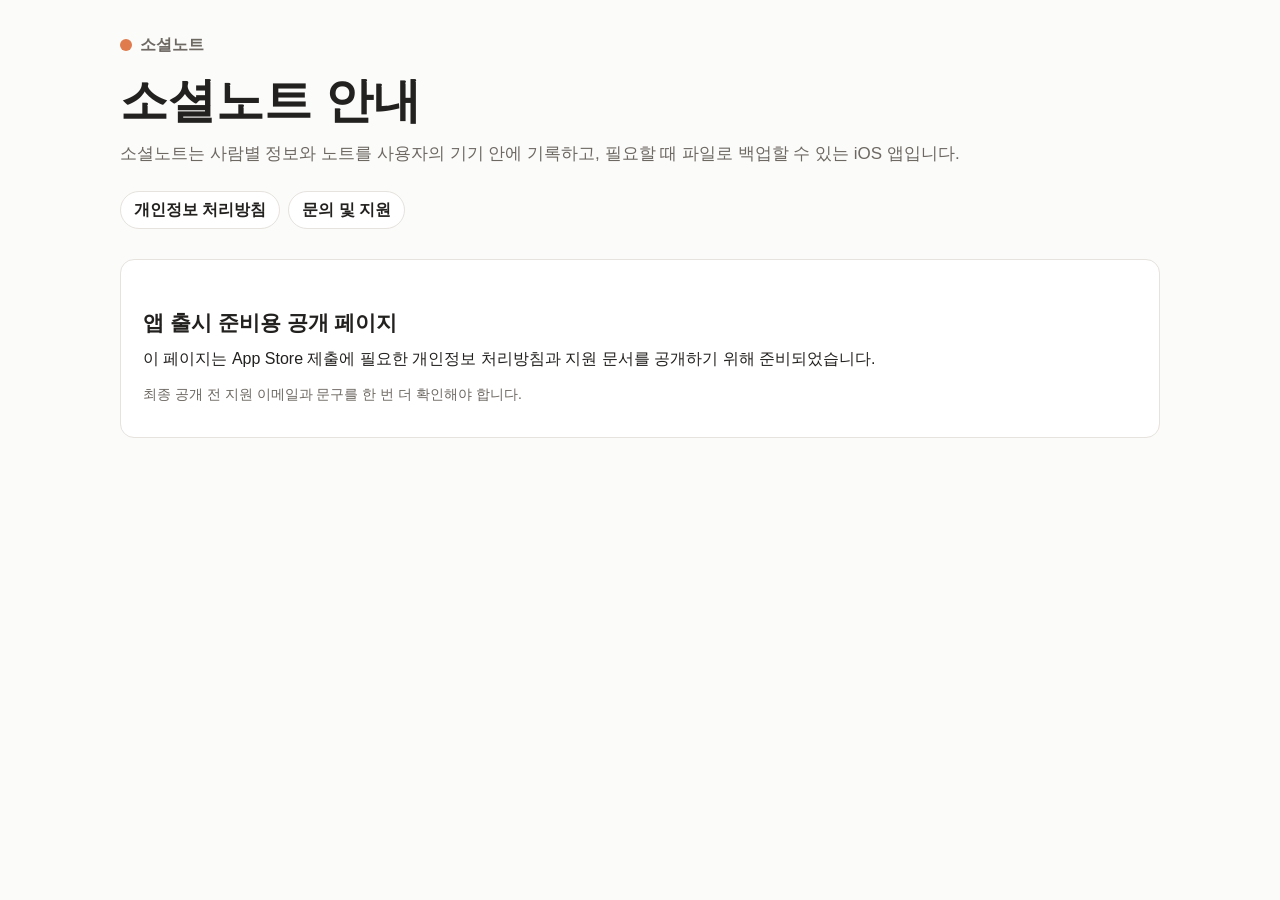
<file: index.html>
<!doctype html>
<html lang="ko">
<head>
  <meta charset="utf-8">
  <meta name="viewport" content="width=device-width, initial-scale=1">
  <title>소셜노트</title>
  <link rel="stylesheet" href="styles.css?v=20260605-white-wide">
</head>
<body>
  <main>
    <div class="brand"><span class="dot"></span>소셜노트</div>
    <h1>소셜노트 안내</h1>
    <p class="lead">소셜노트는 사람별 정보와 노트를 사용자의 기기 안에 기록하고, 필요할 때 파일로 백업할 수 있는 iOS 앱입니다.</p>
    <nav aria-label="소셜노트 문서">
      <a href="privacy.html">개인정보 처리방침</a>
      <a href="support.html">문의 및 지원</a>
    </nav>
    <section class="card">
      <h2>앱 출시 준비용 공개 페이지</h2>
      <p>이 페이지는 App Store 제출에 필요한 개인정보 처리방침과 지원 문서를 공개하기 위해 준비되었습니다.</p>
      <p class="meta">최종 공개 전 지원 이메일과 문구를 한 번 더 확인해야 합니다.</p>
    </section>
  </main>
</body>
</html>
</file>
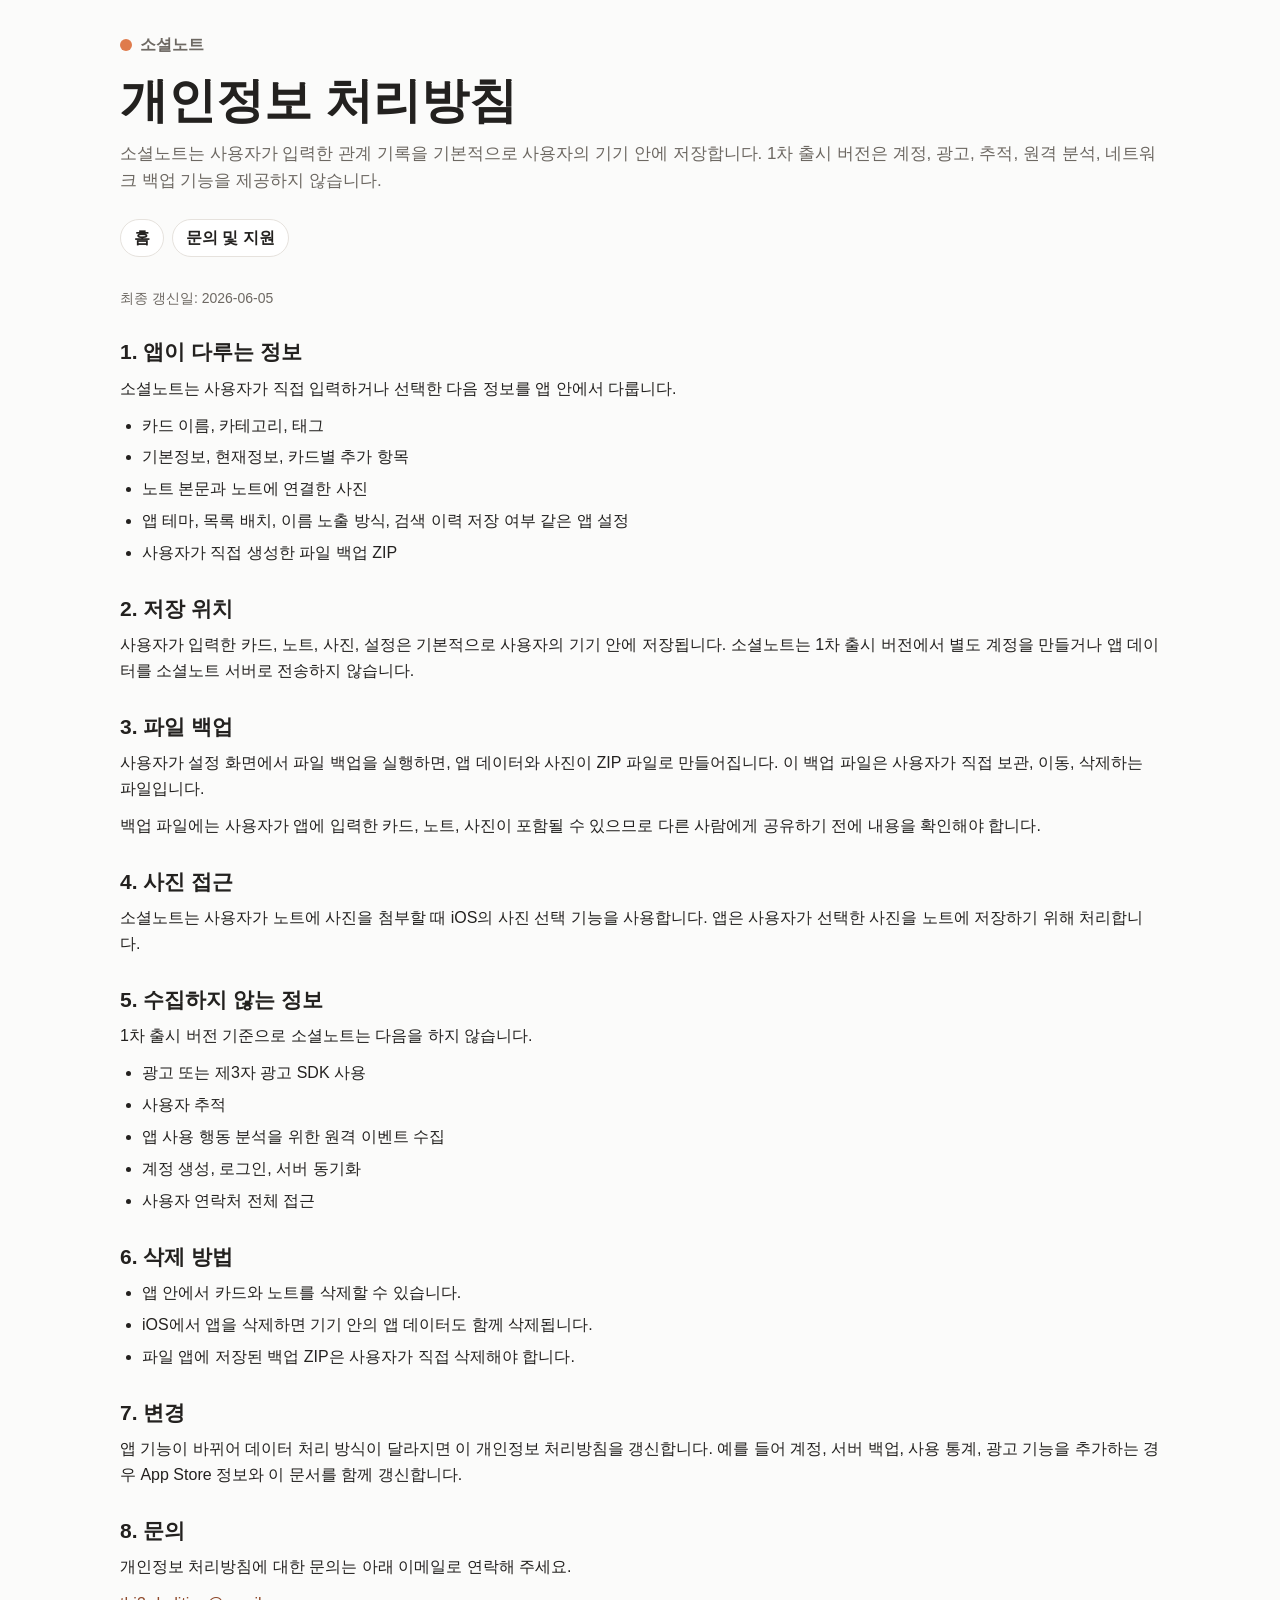
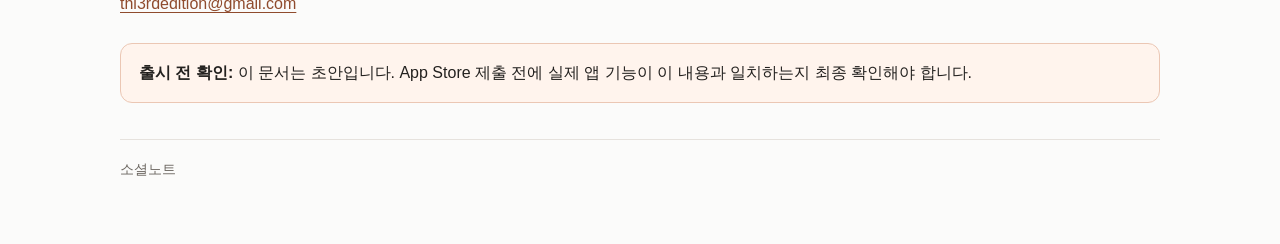
<file: privacy.html>
<!doctype html>
<html lang="ko">
<head>
  <meta charset="utf-8">
  <meta name="viewport" content="width=device-width, initial-scale=1">
  <title>개인정보 처리방침 - 소셜노트</title>
  <link rel="stylesheet" href="styles.css?v=20260605-white-wide">
</head>
<body>
  <main>
    <div class="brand"><span class="dot"></span>소셜노트</div>
    <h1>개인정보 처리방침</h1>
    <p class="lead">소셜노트는 사용자가 입력한 관계 기록을 기본적으로 사용자의 기기 안에 저장합니다. 1차 출시 버전은 계정, 광고, 추적, 원격 분석, 네트워크 백업 기능을 제공하지 않습니다.</p>
    <nav aria-label="소셜노트 문서">
      <a href="index.html">홈</a>
      <a href="support.html">문의 및 지원</a>
    </nav>
    <p class="meta">최종 갱신일: 2026-06-05</p>
    <section>
      <h2>1. 앱이 다루는 정보</h2>
      <p>소셜노트는 사용자가 직접 입력하거나 선택한 다음 정보를 앱 안에서 다룹니다.</p>
      <ul>
        <li>카드 이름, 카테고리, 태그</li>
        <li>기본정보, 현재정보, 카드별 추가 항목</li>
        <li>노트 본문과 노트에 연결한 사진</li>
        <li>앱 테마, 목록 배치, 이름 노출 방식, 검색 이력 저장 여부 같은 앱 설정</li>
        <li>사용자가 직접 생성한 파일 백업 ZIP</li>
      </ul>
    </section>
    <section>
      <h2>2. 저장 위치</h2>
      <p>사용자가 입력한 카드, 노트, 사진, 설정은 기본적으로 사용자의 기기 안에 저장됩니다. 소셜노트는 1차 출시 버전에서 별도 계정을 만들거나 앱 데이터를 소셜노트 서버로 전송하지 않습니다.</p>
    </section>
    <section>
      <h2>3. 파일 백업</h2>
      <p>사용자가 설정 화면에서 파일 백업을 실행하면, 앱 데이터와 사진이 ZIP 파일로 만들어집니다. 이 백업 파일은 사용자가 직접 보관, 이동, 삭제하는 파일입니다.</p>
      <p>백업 파일에는 사용자가 앱에 입력한 카드, 노트, 사진이 포함될 수 있으므로 다른 사람에게 공유하기 전에 내용을 확인해야 합니다.</p>
    </section>
    <section>
      <h2>4. 사진 접근</h2>
      <p>소셜노트는 사용자가 노트에 사진을 첨부할 때 iOS의 사진 선택 기능을 사용합니다. 앱은 사용자가 선택한 사진을 노트에 저장하기 위해 처리합니다.</p>
    </section>
    <section>
      <h2>5. 수집하지 않는 정보</h2>
      <p>1차 출시 버전 기준으로 소셜노트는 다음을 하지 않습니다.</p>
      <ul>
        <li>광고 또는 제3자 광고 SDK 사용</li>
        <li>사용자 추적</li>
        <li>앱 사용 행동 분석을 위한 원격 이벤트 수집</li>
        <li>계정 생성, 로그인, 서버 동기화</li>
        <li>사용자 연락처 전체 접근</li>
      </ul>
    </section>
    <section>
      <h2>6. 삭제 방법</h2>
      <ul>
        <li>앱 안에서 카드와 노트를 삭제할 수 있습니다.</li>
        <li>iOS에서 앱을 삭제하면 기기 안의 앱 데이터도 함께 삭제됩니다.</li>
        <li>파일 앱에 저장된 백업 ZIP은 사용자가 직접 삭제해야 합니다.</li>
      </ul>
    </section>
    <section>
      <h2>7. 변경</h2>
      <p>앱 기능이 바뀌어 데이터 처리 방식이 달라지면 이 개인정보 처리방침을 갱신합니다. 예를 들어 계정, 서버 백업, 사용 통계, 광고 기능을 추가하는 경우 App Store 정보와 이 문서를 함께 갱신합니다.</p>
    </section>
    <section>
      <h2>8. 문의</h2>
      <p>개인정보 처리방침에 대한 문의는 아래 이메일로 연락해 주세요.</p>
      <p><a href="mailto:thi3rdedition@gmail.com">thi3rdedition@gmail.com</a></p>
    </section>
    <div class="notice">
      <strong>출시 전 확인:</strong> 이 문서는 초안입니다. App Store 제출 전에 실제 앱 기능이 이 내용과 일치하는지 최종 확인해야 합니다.
    </div>
    <footer>
      <p>소셜노트</p>
    </footer>
  </main>
</body>
</html>
</file>
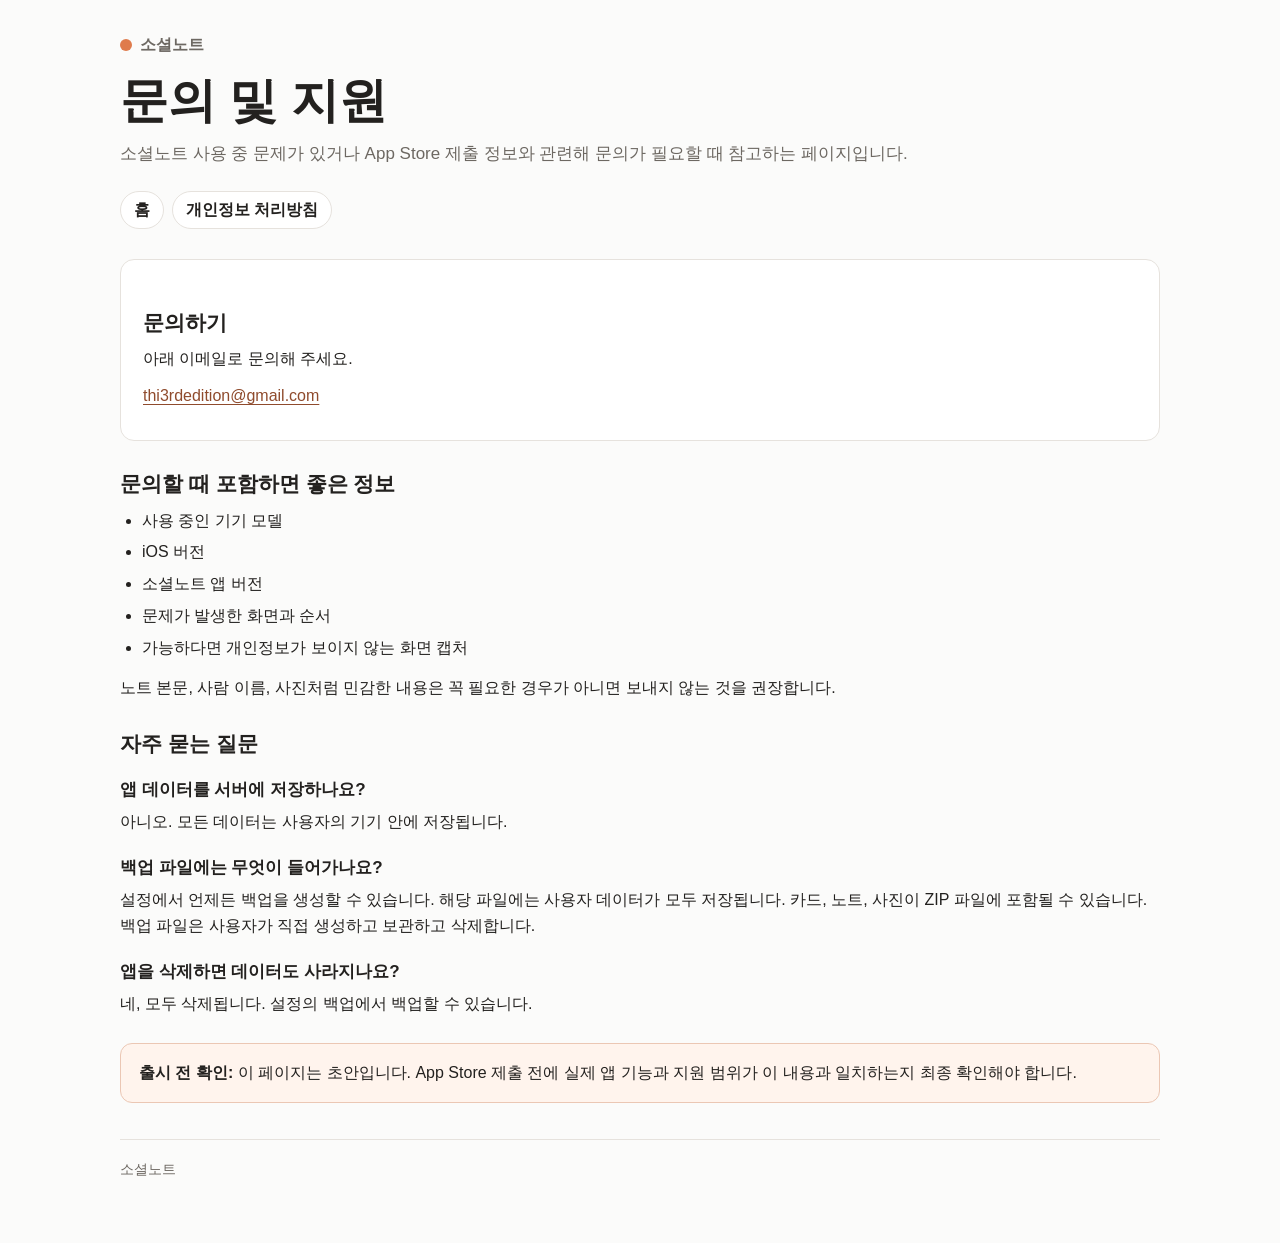
<file: support.html>
<!doctype html>
<html lang="ko">
<head>
  <meta charset="utf-8">
  <meta name="viewport" content="width=device-width, initial-scale=1">
  <title>문의 및 지원 - 소셜노트</title>
  <link rel="stylesheet" href="styles.css?v=20260605-white-wide">
</head>
<body>
  <main>
    <div class="brand"><span class="dot"></span>소셜노트</div>
    <h1>문의 및 지원</h1>
    <p class="lead">소셜노트 사용 중 문제가 있거나 App Store 제출 정보와 관련해 문의가 필요할 때 참고하는 페이지입니다.</p>
    <nav aria-label="소셜노트 문서">
      <a href="index.html">홈</a>
      <a href="privacy.html">개인정보 처리방침</a>
    </nav>
    <section class="card">
      <h2>문의하기</h2>
      <p>아래 이메일로 문의해 주세요.</p>
      <p><a href="mailto:thi3rdedition@gmail.com">thi3rdedition@gmail.com</a></p>
    </section>
    <section>
      <h2>문의할 때 포함하면 좋은 정보</h2>
      <ul>
        <li>사용 중인 기기 모델</li>
        <li>iOS 버전</li>
        <li>소셜노트 앱 버전</li>
        <li>문제가 발생한 화면과 순서</li>
        <li>가능하다면 개인정보가 보이지 않는 화면 캡처</li>
      </ul>
      <p>노트 본문, 사람 이름, 사진처럼 민감한 내용은 꼭 필요한 경우가 아니면 보내지 않는 것을 권장합니다.</p>
    </section>
    <section>
      <h2>자주 묻는 질문</h2>
      <h3>앱 데이터를 서버에 저장하나요?</h3>
      <p>아니오. 모든 데이터는 사용자의 기기 안에 저장됩니다.</p>
      <h3>백업 파일에는 무엇이 들어가나요?</h3>
      <p>설정에서 언제든 백업을 생성할 수 있습니다. 해당 파일에는 사용자 데이터가 모두 저장됩니다. 카드, 노트, 사진이 ZIP 파일에 포함될 수 있습니다. 백업 파일은 사용자가 직접 생성하고 보관하고 삭제합니다.</p>
      <h3>앱을 삭제하면 데이터도 사라지나요?</h3>
      <p>네, 모두 삭제됩니다. 설정의 백업에서 백업할 수 있습니다.</p>
    </section>
    <div class="notice">
      <strong>출시 전 확인:</strong> 이 페이지는 초안입니다. App Store 제출 전에 실제 앱 기능과 지원 범위가 이 내용과 일치하는지 최종 확인해야 합니다.
    </div>
    <footer>
      <p>소셜노트</p>
    </footer>
  </main>
</body>
</html>
</file>
<file: styles.css>
:root {
  color-scheme: light;
  --bg: #fbfbfa;
  --surface: #ffffff;
  --text: #23211f;
  --muted: #6d6862;
  --line: #e6e2dd;
  --accent: #df7b4c;
  --accent-soft: #fff4ed;
}

* {
  box-sizing: border-box;
}

html {
  font-family: -apple-system, BlinkMacSystemFont, "Segoe UI", sans-serif;
  background: var(--bg);
  color: var(--text);
}

body {
  margin: 0;
  line-height: 1.62;
}

main {
  width: min(1040px, calc(100% - 40px));
  margin: 0 auto;
  padding: 32px 0 52px;
}

nav {
  display: flex;
  flex-wrap: wrap;
  gap: 8px;
  margin: 24px 0 30px;
}

a {
  color: #8f4b2d;
  text-underline-offset: 3px;
}

nav a {
  display: inline-flex;
  align-items: center;
  min-height: 38px;
  padding: 0 13px;
  border: 1px solid var(--line);
  border-radius: 999px;
  background: var(--surface);
  color: var(--text);
  text-decoration: none;
  font-weight: 650;
}

h1 {
  margin: 0 0 12px;
  font-size: clamp(34px, 5vw, 48px);
  line-height: 1.12;
  letter-spacing: 0;
}

h2 {
  margin: 30px 0 10px;
  font-size: 21px;
  line-height: 1.25;
  letter-spacing: 0;
}

h3 {
  margin: 22px 0 7px;
  font-size: 17px;
  line-height: 1.35;
}

p {
  margin: 0 0 11px;
}

ul {
  margin: 0 0 14px;
  padding-left: 22px;
}

li + li {
  margin-top: 6px;
}

.lead {
  max-width: none;
  color: var(--muted);
  font-size: 17px;
}

.card {
  margin-top: 18px;
  padding: 20px 22px;
  border: 1px solid var(--line);
  border-radius: 14px;
  background: var(--surface);
}

.notice {
  margin-top: 26px;
  padding: 16px 18px;
  border: 1px solid #ebc7b4;
  border-radius: 12px;
  background: var(--accent-soft);
}

.meta {
  color: var(--muted);
  font-size: 14px;
}

.brand {
  display: inline-flex;
  align-items: center;
  gap: 8px;
  margin-bottom: 16px;
  color: var(--muted);
  font-weight: 700;
}

.dot {
  width: 12px;
  height: 12px;
  border-radius: 50%;
  background: var(--accent);
}

footer {
  margin-top: 36px;
  padding-top: 18px;
  border-top: 1px solid var(--line);
  color: var(--muted);
  font-size: 14px;
}
</file>
